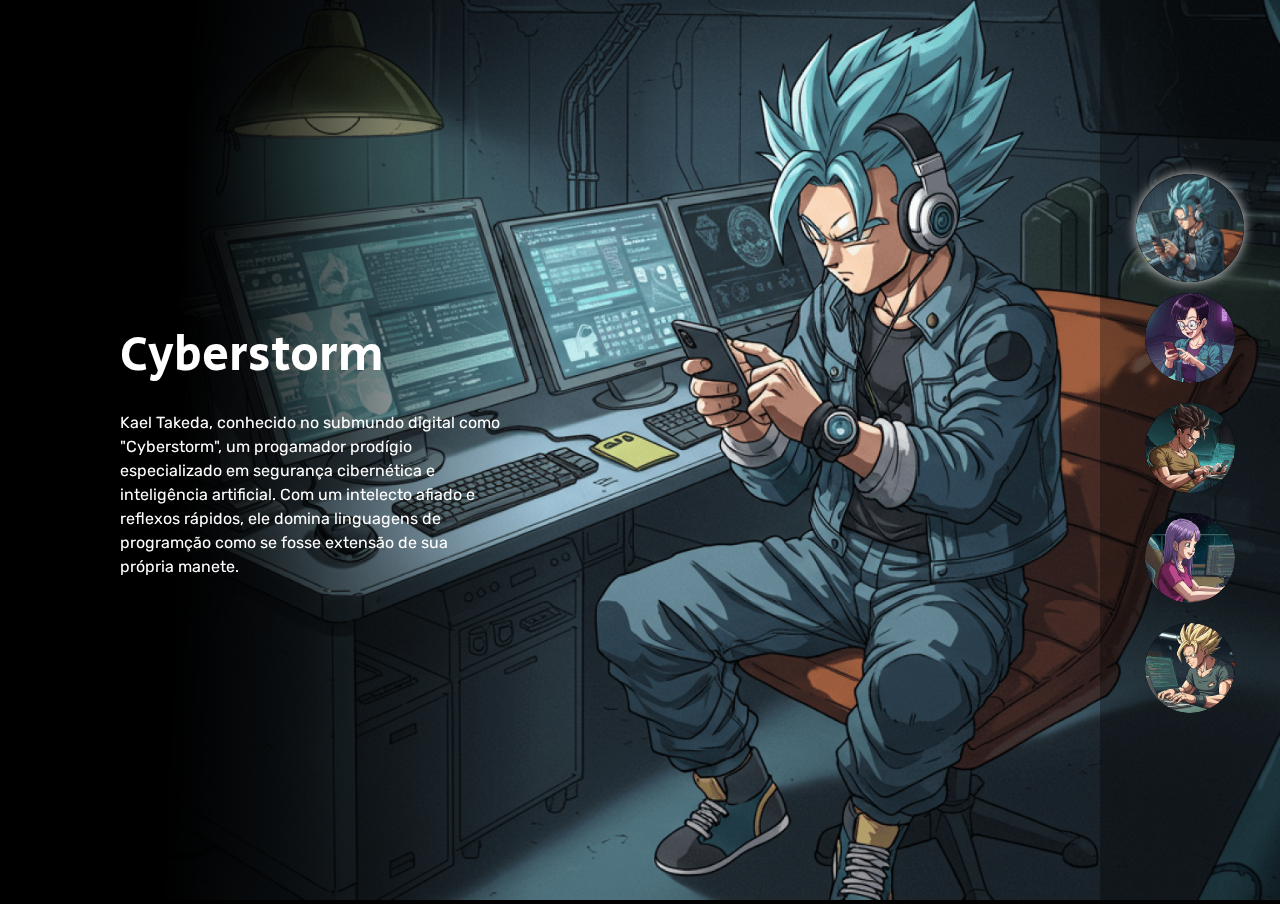
<file: index.html>
<!DOCTYPE html>
<html lang="en">

<head>

    <meta charset="UTF-8">
    <meta name="viewport" content="width=device-width, initial-scale=1.0">
    <title>Site teste </title>
    <link rel="preconnect" href="https://fonts.googleapis.com">
    <link rel="preconnect" href="https://fonts.gstatic.com" crossorigin>
    <link
        href="https://fonts.googleapis.com/css2?family=Rubik:ital,wght@0,300..900;1,300..900&family=Secular+One&display=swap"
        rel="stylesheet">

    <link rel="stylesheet" href="./src/CSS/reset.css">
    <link rel="stylesheet" href="./src/CSS/estilos.css">
    <link rel="stylesheet" href="./src/CSS/reponsivo.css">
</head>

<body>
    <main class="personagens">
        <div class="personagem selecionado">
            <picture>
                <source srcset="./src/imagens/bg-cyberstorm.png" media="(min-width: 768px)">
                <img class="imagem" src="./src/imagens/bg-cyberstorm-mobile.png" alt="Personagem Cyberstorm">
            </picture>
            <div class="conteudo">
                <h2 class="nome_personagem">Cyberstorm</h2>
                <p class="descricao">Kael Takeda, conhecido no submundo digital como "Cyberstorm", um progamador
                    prodígio especializado em segurança cibernética e inteligência artificial. Com um intelecto afiado e
                    reflexos rápidos, ele domina linguagens de programção como se fosse extensão de sua própria manete.
                </p>
            </div>
        </div>
        <div class="personagem">
            <picture>
                <source srcset="./src/imagens/bg-codepixie.png" media="(min-width: 768px)">
                <img class="imagem" src="./src/imagens/bg-codepixie-mobile.png" alt="Personagem CodePixie">
            </picture>
            <div class="conteudo">
                <h2 class="nome_personagem">CodePixie</h2>
                <p class="descricao">CodePixie", é uma programadora genial que domina o desenvolvimento de algoritmos e
                    inteligência artificial. Com um talento nato para decifrar padrões, ela cria sistemas inovadores e
                    protege dados sensíveis de ameaças digitais.</p>
            </div>
        </div>
        <div class="personagem">
            <picture>
                <source srcset="./src/imagens/bg-hexblade.png" media="(min-width: 768px)">
                <img class="imagem" src="./src/imagens/bg-hexblade-mobile.png" alt="Personagem HexBlade">
            </picture>
            <div class="conteudo">
                <h2 class="nome_personagem">HexBlade</h2>
                <p class="descricao">Ryo Tanaka, conhecido como "HexBlade", é um hacker habilidoso que opera nas sombras
                    do ciberespaço. Mestre em engenharia reversa e criptografia, ele combina força bruta e inteligência
                    afiada para quebrar firewalls impenetráveis.
                </p>
                </div> 
            </div>
            <div class="personagem">
                <picture>
                    <source srcset="./src/imagens/bg-neonpulse.png" media="(min-width: 768px)">
                    <img class="imagem" src="./src/imagens/bg-neonpulse-mobile.png" alt="Personagem NeonPulse">
                </picture>
                <div class="conteudo">
                    <h2 class="nome_personagem">NeonPulse</h2>
                    <p class="descricao">NeonPulse Ayla Vega, conhecida como "NeonPulse", é uma prodígio da programação
                        espacial. Criada em uma estação orbital, ela domina linguagens de código como se fossem sua
                        segunda língua. Especialista em inteligência artificial e segurança cibernética. </p>
                </div>
                </div>
                <div class="personagem">
                    <picture>
                        <source srcset="./src/imagens/bg-codebreaker.png" media="(min-width: 768px)">
                        <img class="imagem" src="./src/imagens/bg-codebreaker-mobile.png" alt="Personagem Codebreaker">
                    </picture>
                    <div class="conteudo">
                        <h2 class="nome_personagem">Codebreaker</h2>
                        <p class="descricao">Codebreaker</h2>
                            <p class="descricao">No coração de uma estação espacial abandonada, Orion Vex, um ex-engenheiro
                                cibernético, busca desvendar um código perdido há séculos. Dizem que esse código guarda o
                                segredo para uma tecnologia ancestral capaz de redefinir a inteligência artificial.
                             </p>
                    </div>
                </div>
    </main>
    <ul class="botoes">
        
        <li>
            <button class="botao Cyberstorm selecionado">
                <img src="./src/imagens/icone-cyberstorm.png" alt="Ícone Cyberstorm">
            </button>
        </li>
        <li>
            <button class="botao CodePixie">
                <img src="./src/imagens/icone-codepixie.png" alt="Ícone CodePixie">
            </button>
            
        </li>
        <li>
            <button class="botao HexBlade">
                <img src="./src/imagens/icone-hexblade.png" alt="Ícone HexBlade">
            </button>
        </li>
        <li>
            <button class="botao NeonPulse">
                <img src="./src/imagens/icone-neonpulse.png" alt="Ícone NeonPulse">
            </button>
        </li>
        <li>
            <button class="botao Codebreaker">
                <img src="./src/imagens/icone-codebreaker.png" alt="Ícone Codebreaker">
            </button>
        </li>

    </ul>

    <script src="./src/js/index.js"></script>
</body>

</html>
</file>
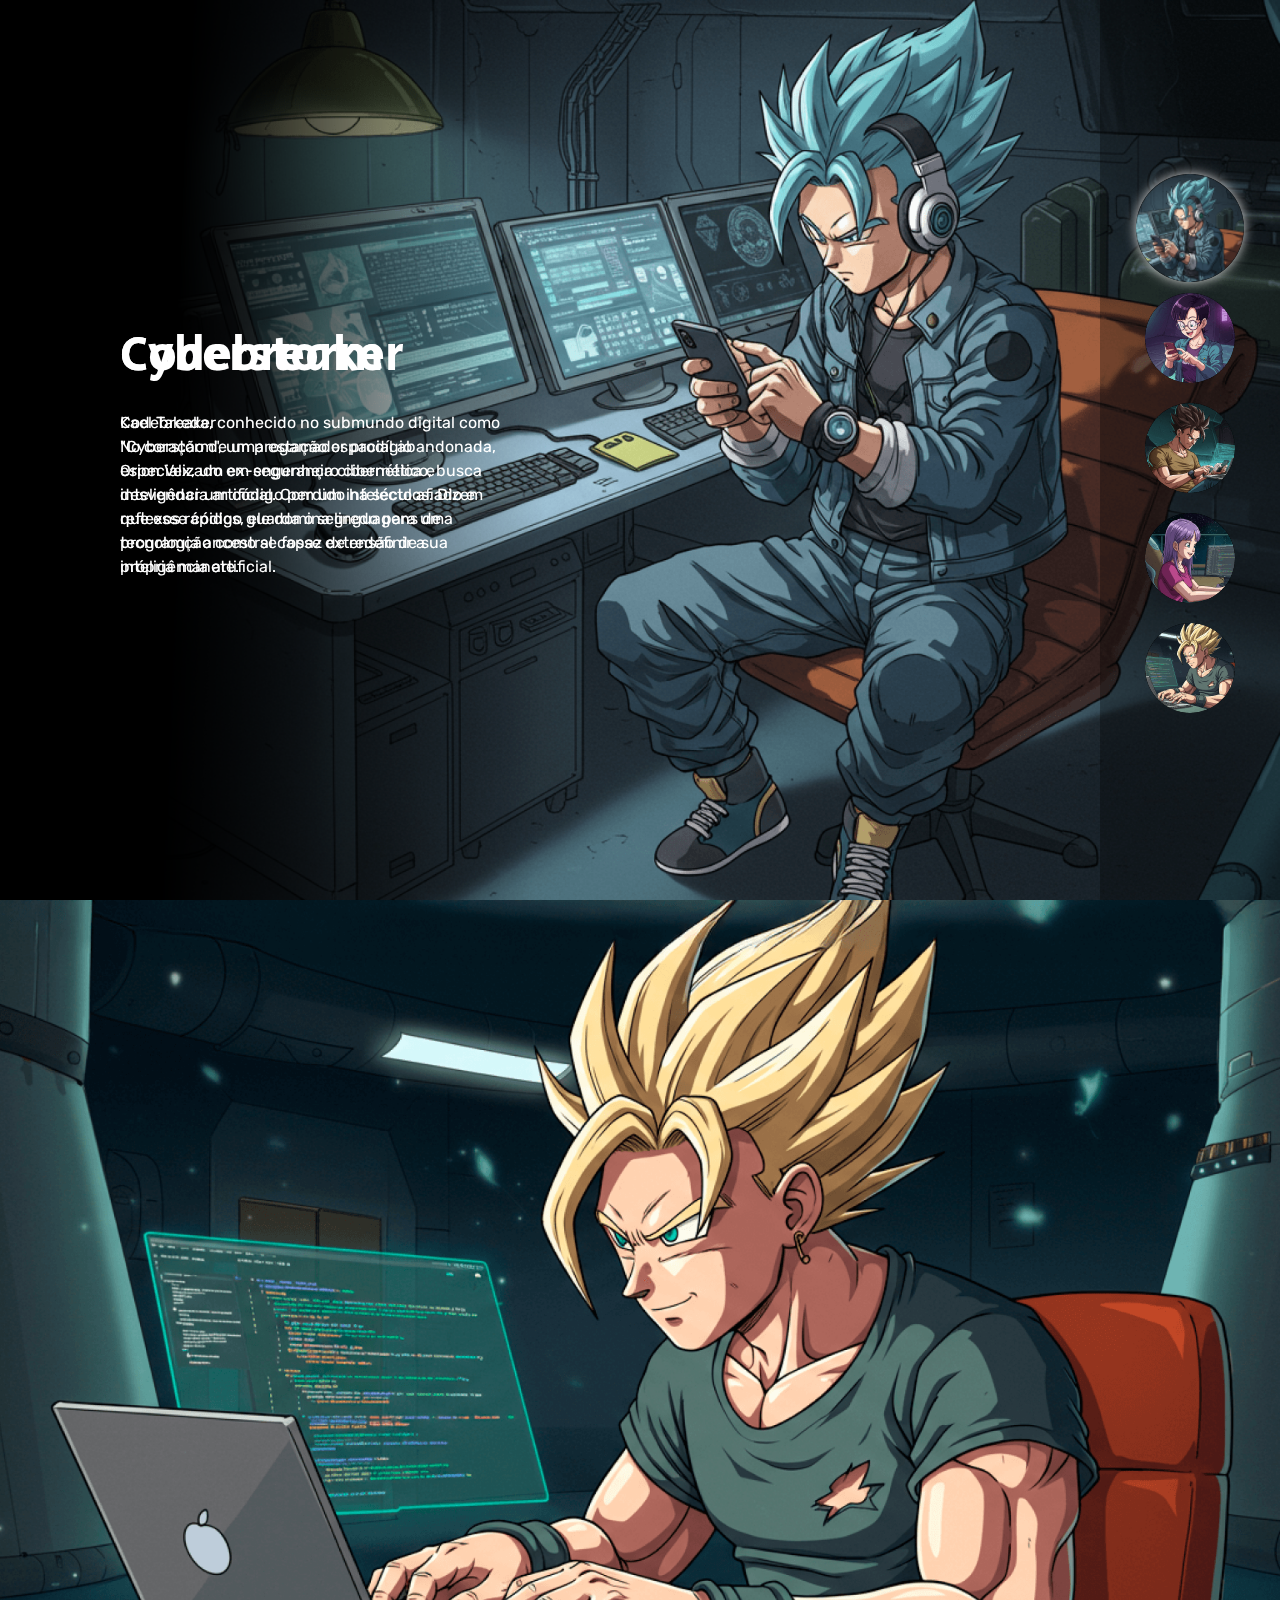
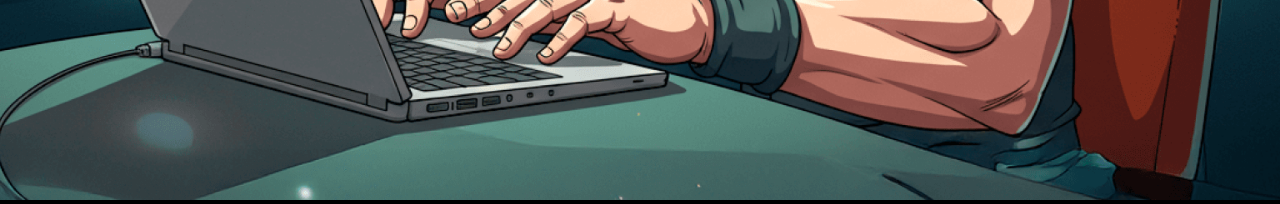
<file: live1_index.html>
<!DOCTYPE html>
<html lang="en">

<head>

    <meta charset="UTF-8">
    <meta name="viewport" content="width=device-width, initial-scale=1.0">
    <title>Site teste </title>
    <link rel="preconnect" href="https://fonts.googleapis.com">
    <link rel="preconnect" href="https://fonts.gstatic.com" crossorigin>
    <link
        href="https://fonts.googleapis.com/css2?family=Rubik:ital,wght@0,300..900;1,300..900&family=Secular+One&display=swap"
        rel="stylesheet">

    <link rel="stylesheet" href="./src/CSS/reset.css">
    <link rel="stylesheet" href="./src/CSS/estilos.css">
    <link rel="stylesheet" href="./src/CSS/reponsivo.css">
</head>

<body>
    <main class="personagens">
        <div class="personagem selecionado">
            <picture>
                <source srcset="./src/imagens/bg-cyberstorm.png" media="(min-width: 768px)">
                <img class="imagem" src="./src/imagens/bg-cyberstorm-mobile.png" alt="Personagem Cyberstorm">
            </picture>
            <div class="conteudo">
                <h2 class="nome_personagem">Cyberstorm</h2>
                <p class="descricao">Kael Takeda, conhecido no submundo digital como "Cyberstorm", um progamador
                    prodígio especializado em segurança cibernética e inteligência artificial. Com um intelecto afiado e
                    reflexos rápidos, ele domina linguagens de programção como se fosse extensão de sua própria manete.
                </p>
            </div>
        </div>
        <div class="personagem">
            <picture>
                <source srcset="./src/imagens/bg-codepixie.png" media="(min-width: 768px)">
                <img class="imagem" src="./src/imagens/bg-codepixie-mobile.png" alt="Personagem CodePixie">
            </picture>
            <div class="conteudo">
                <h2 class="nome_personagem">CodePixie</h2>
                <p class="descricao">CodePixie", é uma programadora genial que domina o desenvolvimento de algoritmos e
                    inteligência artificial. Com um talento nato para decifrar padrões, ela cria sistemas inovadores e
                    protege dados sensíveis de ameaças digitais.</p>
            </div>
        </div>
        <div class="personagem">
            <picture>
                <source srcset="./src/imagens/bg-hexblade.png" media="(min-width: 768px)">
                <img class="imagem" src="./src/imagens/bg-hexblade-mobile.png" alt="Personagem HexBlade">
            </picture>
            <div class="conteudo">
                <h2 class="nome_personagem">HexBlade</h2>
                <p class="descricao">Ryo Tanaka, conhecido como "HexBlade", é um hacker habilidoso que opera nas sombras
                    do ciberespaço. Mestre em engenharia reversa e criptografia, ele combina força bruta e inteligência
                    afiada para quebrar firewalls impenetráveis.
                </p>
                </div> 
            </div>
            <div class="personagem">
                <picture>
                    <source srcset="./src/imagens/bg-neonpulse.png" media="(min-width: 768px)">
                    <img class="imagem" src="./src/imagens/bg-neonpulse-mobile.png" alt="Personagem NeonPulse">
                </picture>
                <div class="conteudo">
                    <h2 class="nome_personagem">NeonPulse</h2>
                    <p class="descricao">NeonPulse Ayla Vega, conhecida como "NeonPulse", é uma prodígio da programação
                        espacial. Criada em uma estação orbital, ela domina linguagens de código como se fossem sua
                        segunda língua. Especialista em inteligência artificial e segurança cibernética. </p>
                </div>
                </div>
                <div class="personagem selecionado">
                    <picture>
                        <source srcset="./src/imagens/bg-codebreaker.png" media="(min-width: 768px)">
                        <img class="imagem" src="./src/imagens/bg-codebreaker-mobile.png" alt="Personagem Codebreaker">
                    </picture>
                    <div class="conteudo">
                        <h2 class="nome_personagem">Codebreaker</h2>
                        <p class="descricao">Codebreaker</h2>
                            <p class="descricao">No coração de uma estação espacial abandonada, Orion Vex, um ex-engenheiro
                                cibernético, busca desvendar um código perdido há séculos. Dizem que esse código guarda o
                                segredo para uma tecnologia ancestral capaz de redefinir a inteligência artificial.
                             </p>
                    </div>
                </div>
    </main>
    <ul class="botoes">
        
        <li>
            <button class="botao Cyberstorm selecionado">
                <img src="./src/imagens/icone-cyberstorm.png" alt="Ícone Cyberstorm">
            </button>
        </li>
        <li>
            <button class="botao CodePixie">
                <img src="./src/imagens/icone-codepixie.png" alt="Ícone CodePixie">
            </button>
            
        </li>
        <li>
            <button class="botao HexBlade">
                <img src="./src/imagens/icone-hexblade.png" alt="Ícone HexBlade">
            </button>
        </li>
        <li>
            <button class="botao NeonPulse">
                <img src="./src/imagens/icone-neonpulse.png" alt="Ícone NeonPulse">
            </button>
        </li>
        <li>
            <button class="botao Codebreaker">
                <img src="./src/imagens/icone-codebreaker.png" alt="Ícone Codebreaker">
            </button>
        </li>

    </ul>

    <script src="./src/js/index.js"></script>
</body>

</html>
</file>
<file: src/CSS/estilos.css>
body{ /* corpo do nosso site*/
    background-color: #000000; /* cor do site*/
    overflow: hidden; /*tirar oque esta sobrando em uma tela , por exemplo sem ele fica uma rolagem na imagem    */
    
}

main::after {
    content: '';
    position: fixed;
    top: 0;
    left: 0;
    min-height: 100vh;
    width: 80vh;
    background-color: purple;
    background: linear-gradient(92deg, #000 25%, rgba(0, 0, 0, 0) 75%) no-repeat; 
    
}

main .personagem { /* selecionar uma imagem de cada personagem*/
    display: none; /* não mostrar as imagem no site*/
    height: 100vh; /*vh seria a altura da tela, 100 referesse a tela toda sem rolar o mouse*/
}

main .personagem.selecionado {/* só um elemento ou personagem que vai ser selecionado para mostrar no site*/
    display: block; /* só o primeiro elemento que foi selecioando vai aparecer os outros não*/
}

main .personagem .imagem {  /* utilizando as imagens que tem a classe imagem para aparcer no site*/
    width: 100%; /*largura da imagem 100% na tela, ou seja, tamanho da tela de cada computador*/
    height: 100%;/* altura da imagem 100% na tela, ou seja, tamanho da tela de cada computador*/
    object-fit: cover; /*dimensionamento da imagem de acordo com cada computador sem perder a qualidade*/

}

.conteudo {
    /*background-color: orange;   pinta o fundo da onde esta o texto*/
    position: absolute; /* colocar o texto em cima da imagem*/
    top: 0; /*movimentadndo para o top*/
    left: 120px; /*espaçamento para a frase*/
    
    display: flex;
    flex-direction: column;
    justify-content: center; /*para centralizar precisa de espaço no conteudo*/
    height: 100vh;
    max-width: 380px;
    z-index: 1; /* colocando um conteudo em cima do outro, nesse caso a descrição do personagem*/

}

.conteudo .nome_personagem {
    /* background-color: green; */
    color: #ffffff;
    font-size: 48px;
    font-family: "Secular One";
    font-weight: 400;
    margin-bottom: 20px;

}

.conteudo .descricao {
    /*background-color: blue; */
    font-family: "Rubik";
    color: #ffffff;
    font-size: 16px;
line-height: 24px;

}

.botoes {
    background-color: rgba(0, 0, 0, 0.3);
    position: fixed;
    top: 0;
    right: 0;
    width: 180px;

    display: flex;
    flex-direction: column;
    align-items: center;/*centralizar os botoes*/
    justify-content: center;
    min-height: 100vh;
    gap: 16px; /* espaçamento entre os elementos*/

}

.botoes .botao {
    border: none;
    background-color: #000000;
    width: 90px;
    height: 90px;
    cursor: pointer;
    transition: transform 0.3s ease;
    border-radius: 50%; /* borda do botao*/
    

}

.botoes .botao img {
    border-radius: 50px;

}

.botoes .botao.selecionado {
    transform: scale(1.2); /* mostrar o zoom no botao*/
    box-shadow: 0 0 10px #D9D9D9;

}

.botoes .botao.cyberstorm.selecionado {
    box-shadow: 0 0 10px #47FFC5;
}
.botoes .botao.codepixie.selecionado {
    box-shadow: 0 0 10px #9747ff;
}
.botoes .botao.hexblade.selecionado {
    box-shadow: 0 0 10px #FFA947;
}
.botoes .botao.neonpulse.selecionado {
    box-shadow: 0 0 10px #E4309A;
}
.botoes .botao.codebreaker.selecionado {
    box-shadow: 0 0 10px #FFF047;
}
</file>
<file: src/CSS/reponsivo.css>
@media(max-width: 769px){
   

    main::after{
        background: linear-gradient(0deg, #000 45%, rgba(0, 0, 0, 0.00) 70%) no-repeat; width: 100vw;
    }

    main .personagem .imagem{
        height: 85%;
        object-position: center;
    
    }

    .conteudo{
        justify-content: flex-end;
        left: 0;
        top: -20%;
        max-width: 100vw; /*ocupar a pagina toda*/
        padding: 30px;

    }
    .conteudo .nome_personagem{
        font-size: 30px;
    }

    .conteudo .descricao{
        max-width: 500px;
    }

    .botoes{
        flex-direction: row;
        align-items: flex-end;
        width: 100%;
        padding: 30px;
    }

    .botoes .botao{
        width: 70px;
        height: 70px;
    }

    .botoes .botao img{
        max-width: 70px;
    }
    
}

@media (max-width: 425px){
    main .personagem .imagem{
        height: auto;
    }

    .conteudo{
        top: -20%;
    }

    .boteos{
        padding: 20px;
        top: -10%;
    }

    .botoes .botao{
        width: 50px;
        height: 50px;
    }

    .botoes .botam img{
        max-width: 50px;
    }
}
</file>
